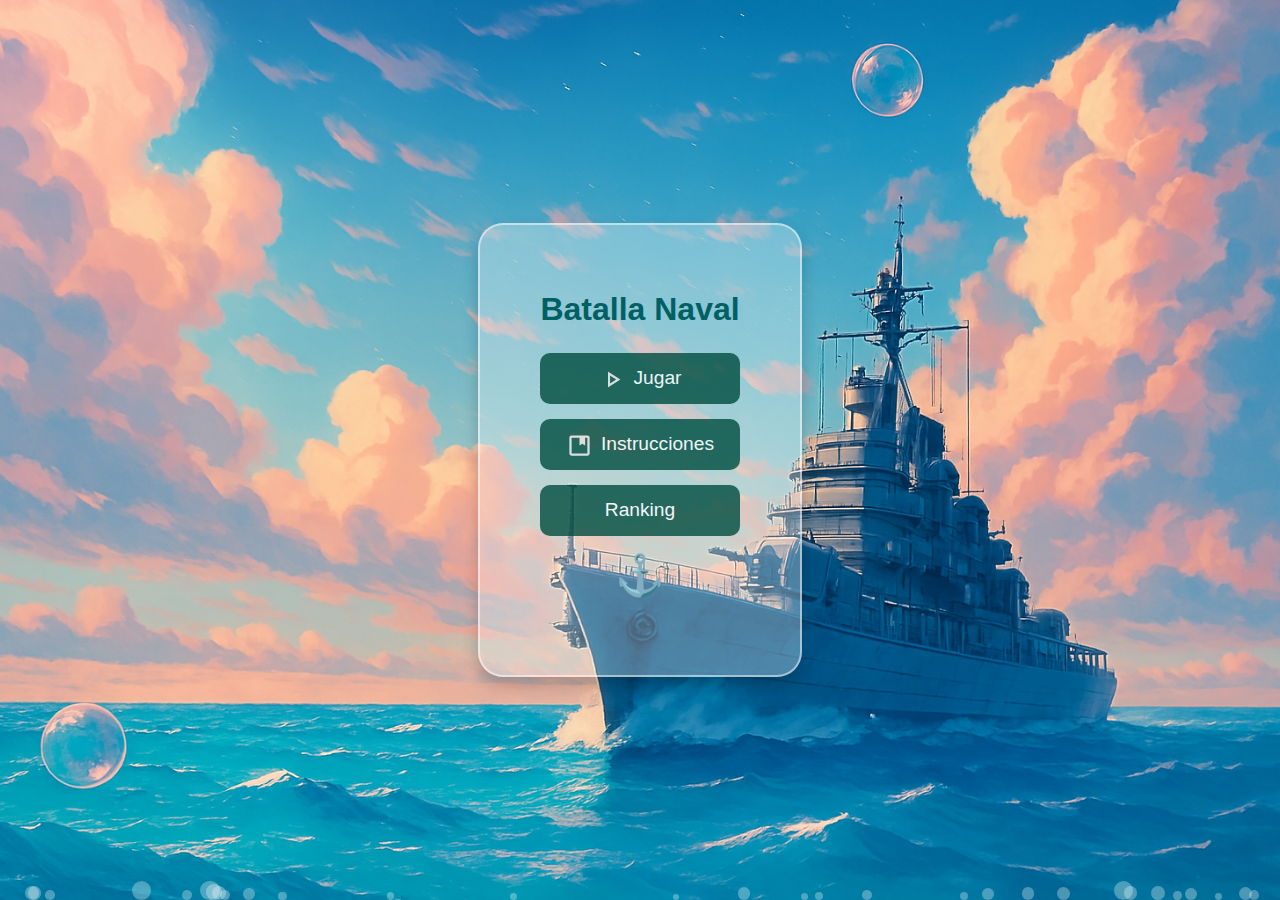
<file: view/index.html>
<!DOCTYPE html>
<html lang="es">
<head>
    <meta charset="UTF-8">
    <meta name="viewport" content="width=device-width, initial-scale=1.0">
    <title>Menú Batalla Naval</title>
    <link rel="stylesheet" href="styles/menu.css">
    <link rel="stylesheet" href="styles/background.css">
    <link rel="icon" type="image/png" href="../assents/a0f7d469f729a332dfa5f8b1ccd60a2a.png">
    <link rel="stylesheet" href="https://cdn.jsdelivr.net/npm/bootstrap@4.6.0/dist/css/bootstrap.min.css">
    <script src="../controller/burbujas.js"></script>
    <script src="https://cdn.jsdelivr.net/npm/jquery@3.5.1/dist/jquery.slim.min.js"></script>
    <script src="https://cdn.jsdelivr.net/npm/bootstrap@4.6.0/dist/js/bootstrap.bundle.min.js"></script>
</head>
<body>
    <div class="burbujas"></div>
    <div class="container d-flex justify-content-center align-items-center h-100">
        <div class="menu-container text-center">
            <div class="menu-title">Batalla Naval</div>
            <ul class="menu-items p-0">
                <li><a href="modoJuego.html" class="btn btn-block"><img class="icons" src="../assents/play_arrow_24dp_E3E3E3_FILL0_wght400_GRAD0_opsz24.png" alt="robot">Jugar</a></li>
                <li><a href="intrucciones.html" class="btn btn-block"><img class="icons" src="../assents/developer_guide_24dp_E3E3E3_FILL0_wght400_GRAD0_opsz24.svg" alt="robot">Instrucciones</a></li>
                <li><a href="ranking.html" class="btn btn-block">Ranking</a></li>
                <li><h1>⚓</h1></li>
            </ul>
        </div>
    </div>
</body>
</html>
</file>
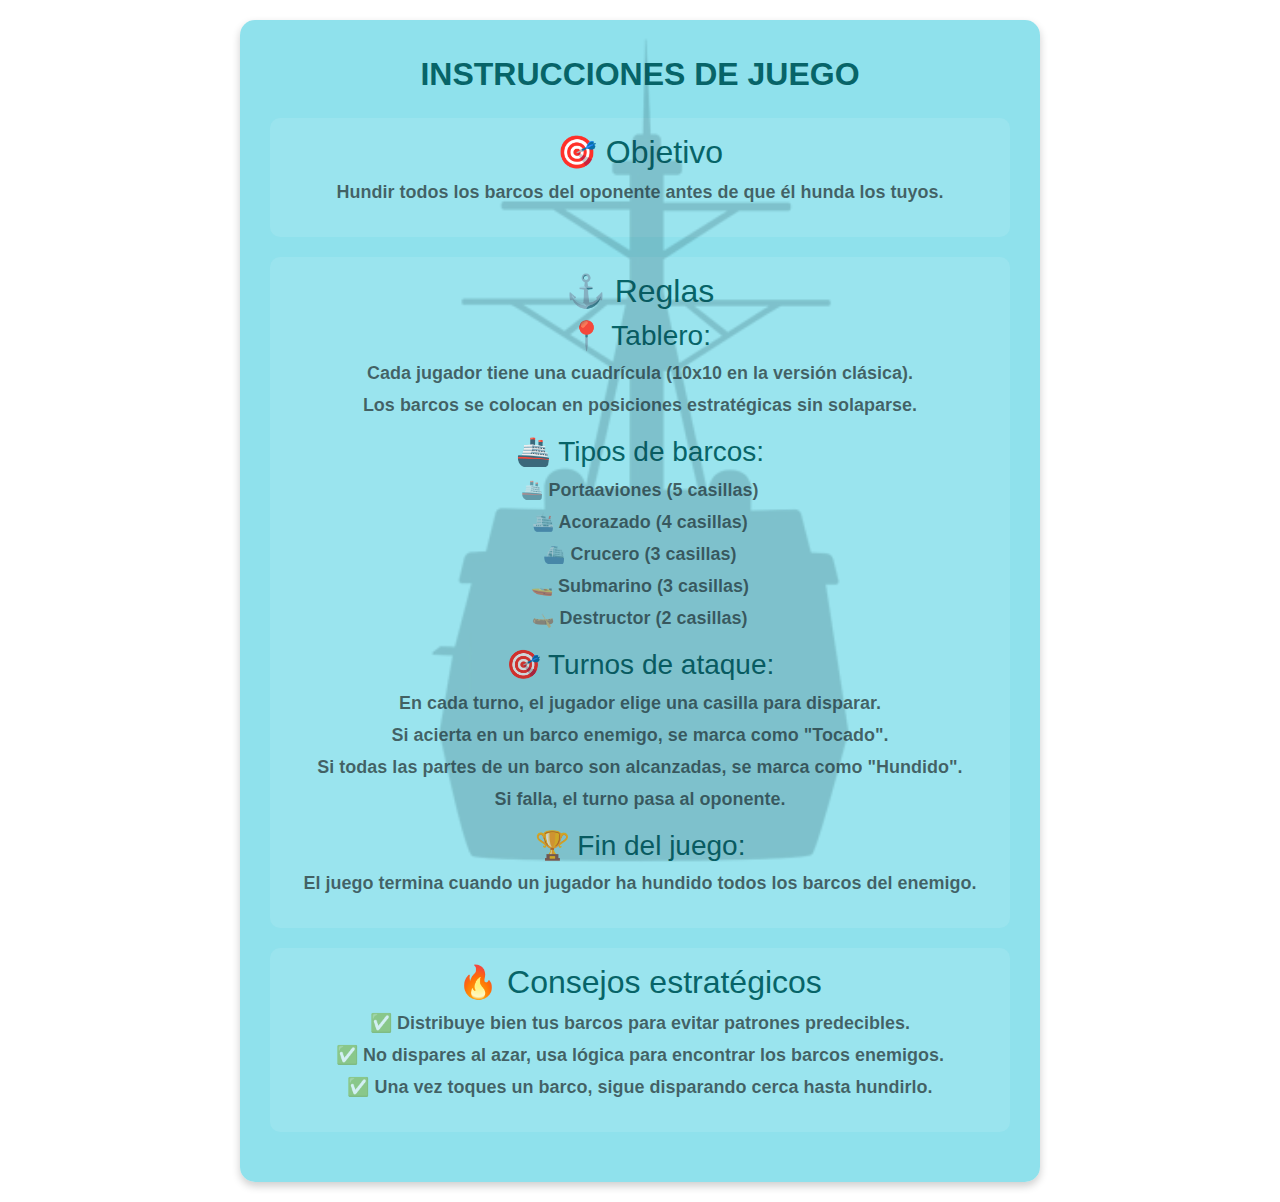
<file: view/intrucciones.html>
<!DOCTYPE html>
<html lang="es">
  <head>
    <meta charset="UTF-8" />
    <meta name="viewport" content="width=device-width, initial-scale=1.0" />
    <title>Menú Batalla Naval</title>
    <link rel="stylesheet" href="styles/intrucciones.css" />
    <link rel="stylesheet" href="styles/background.css" />
    <link
      rel="stylesheet"
      href="https://cdn.jsdelivr.net/npm/bootstrap@4.6.0/dist/css/bootstrap.min.css"
    />
    <script src="https://cdn.jsdelivr.net/npm/jquery@3.5.1/dist/jquery.slim.min.js"></script>
    <script src="https://cdn.jsdelivr.net/npm/bootstrap@4.6.0/dist/js/bootstrap.bundle.min.js"></script>
  </head>
  <body>
    <img
      src="../assents/barcos.webp"
      class="background-ship"
      alt="Barco de fondo"
    />
    <div
      class="container d-flex justify-content-center align-items-center h-100"
    >
      <div class="menu-container text-center">
        <div class="menu-title">INSTRUCCIONES DE JUEGO</div>
        <div class="menu-title">
          <section id="objetivo">
            <h2>🎯 Objetivo</h2>
            <p>Hundir todos los barcos del oponente antes de que él hunda los tuyos.</p>
        </section>
        
        <section id="reglas">
            <h2>⚓ Reglas</h2>
        
            <h3>📍 Tablero:</h3>
            <ul>
                <li>Cada jugador tiene una cuadrícula (10x10 en la versión clásica).</li>
                <li>Los barcos se colocan en posiciones estratégicas sin solaparse.</li>
            </ul>
        
            <h3>🚢 Tipos de barcos:</h3>
            <ul>
                <li>🚢 Portaaviones (5 casillas)</li>
                <li>🛳 Acorazado (4 casillas)</li>
                <li>⛴ Crucero (3 casillas)</li>
                <li>🚤 Submarino (3 casillas)</li>
                <li>🛶 Destructor (2 casillas)</li>
            </ul>
        
            <h3>🎯 Turnos de ataque:</h3>
            <ul>
                <li>En cada turno, el jugador elige una casilla para disparar.</li>
                <li>Si acierta en un barco enemigo, se marca como "Tocado".</li>
                <li>Si todas las partes de un barco son alcanzadas, se marca como "Hundido".</li>
                <li>Si falla, el turno pasa al oponente.</li>
            </ul>
        
            <h3>🏆 Fin del juego:</h3>
            <p>El juego termina cuando un jugador ha hundido todos los barcos del enemigo.</p>
        </section>
        
        <section id="estrategias">
            <h2>🔥 Consejos estratégicos</h2>
            <ul>
                <li>✅ Distribuye bien tus barcos para evitar patrones predecibles.</li>
                <li>✅ No dispares al azar, usa lógica para encontrar los barcos enemigos.</li>
                <li>✅ Una vez toques un barco, sigue disparando cerca hasta hundirlo.</li>
            </ul>
        </section>
        
        </div>

        
      </div>
    </div>
  </body>
</html>
</file>
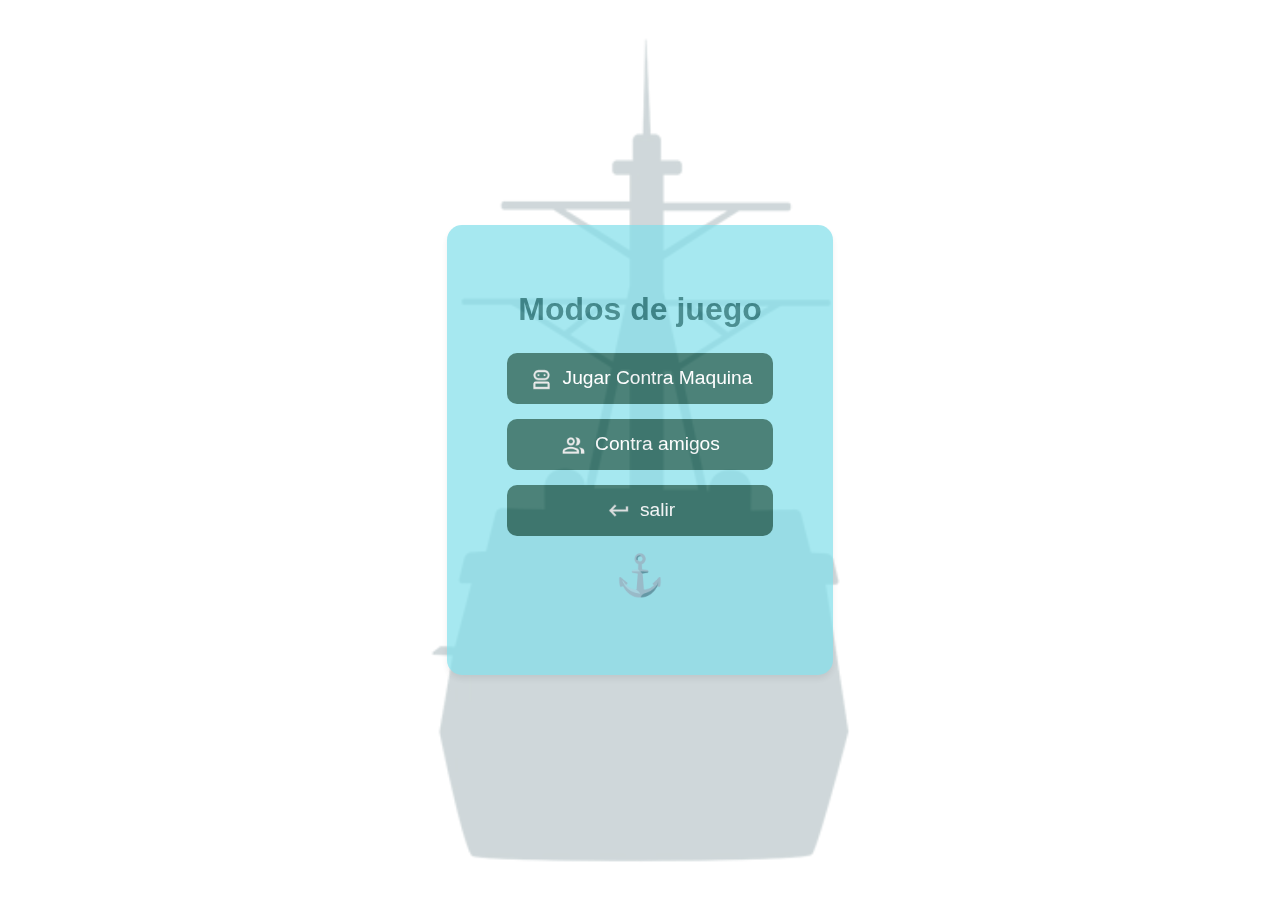
<file: view/juego.html>
<!DOCTYPE html>
<html lang="es">
<head>
    <meta charset="UTF-8">
    <meta name="viewport" content="width=device-width, initial-scale=1.0">
    <title>Modos de juego</title>
    <link rel="icon" type="image/png" href="../assents/a0f7d469f729a332dfa5f8b1ccd60a2a.png">
    <link rel="stylesheet" href="styles/juego.css">
    <link rel="stylesheet" href="styles/background.css">
    <link rel="stylesheet" href="https://cdn.jsdelivr.net/npm/bootstrap@4.6.0/dist/css/bootstrap.min.css">
    <script src="https://cdn.jsdelivr.net/npm/jquery@3.5.1/dist/jquery.slim.min.js"></script>
    <script src="https://cdn.jsdelivr.net/npm/bootstrap@4.6.0/dist/js/bootstrap.bundle.min.js"></script>
</head>
<body>
    <img src="../assents/barcos.webp" class="background-ship" alt="Barco de fondo">
    <div class="container d-flex justify-content-center align-items-center h-100">
        <div class="menu-container text-center">
            <div class="menu-title">Modos de juego</div>
            <ul class="menu-items p-0">
                <li><a href="menuUsuario.html" class="btn btn-block"> <img class="icons" src="../assents/robot_2_16dp_E3E3E3_FILL0_wght400_GRAD0_opsz20.png" alt="robot">Jugar Contra Maquina</a></li>
                <li><a href="#" class="btn btn-block"> <img class="icons" src="../assents/group_18dp_E3E3E3_FILL0_wght400_GRAD0_opsz20.png" alt="group">Contra amigos</a></li>
                <li><a href="index.html" class="btn btn-block"> <img class="icons" src="../assents/keyboard_return_16dp_E3E3E3_FILL0_wght400_GRAD0_opsz20.png" alt="return">salir</a></li>
                <li><h1>⚓</h1></li>
            </ul>
        </div>
    </div>
</body>
</html>
</file>
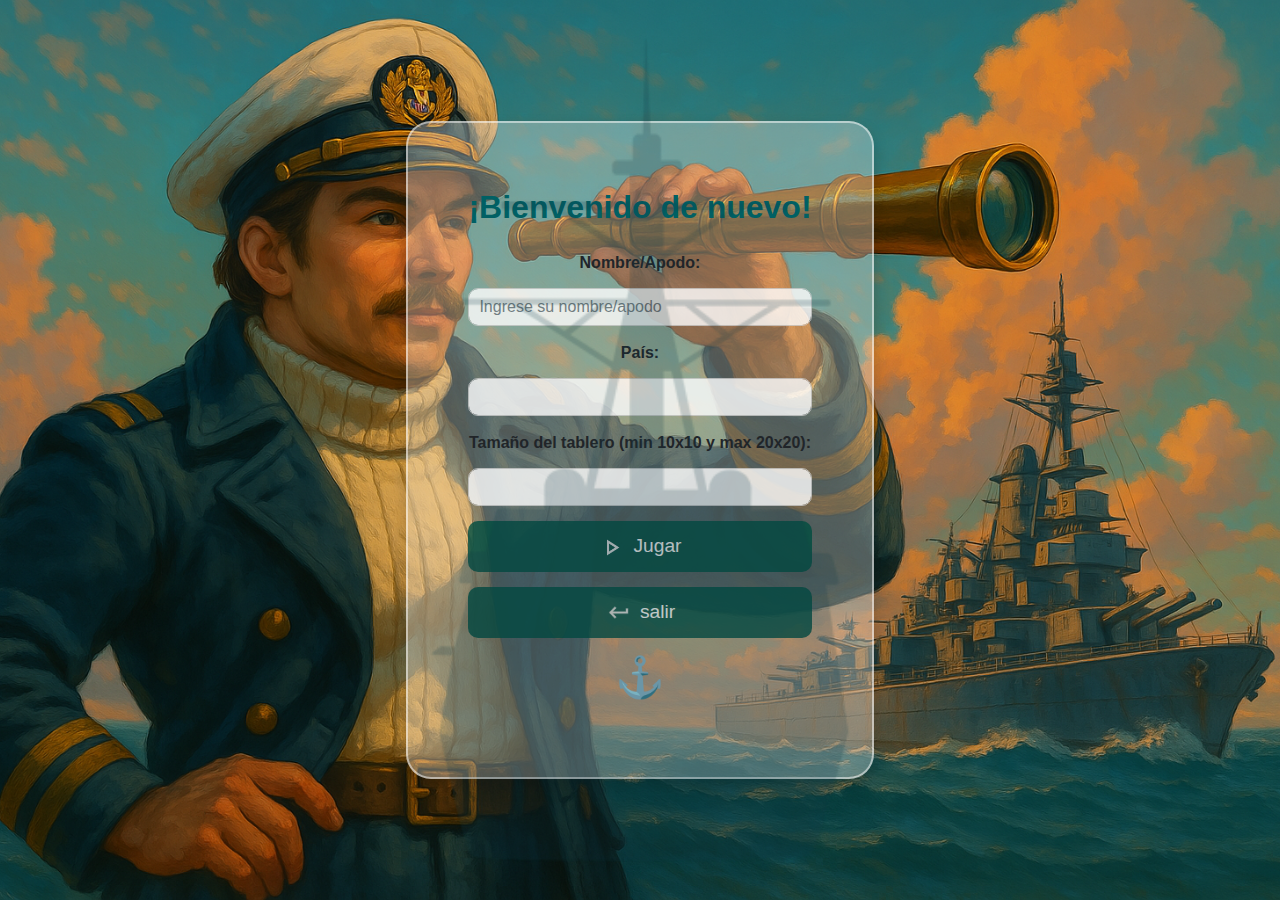
<file: view/menuUsuario.html>
<!DOCTYPE html>
<html lang="es">
<head>
    <meta charset="UTF-8">
    <meta name="viewport" content="width=device-width, initial-scale=1.0">
    <link rel="stylesheet" href="styles/menuUsuario.css">
    <link rel="stylesheet" href="styles/background.css">
    <title>Configuracion</title>
    <link rel="icon" type="image/png" href="../assents/a0f7d469f729a332dfa5f8b1ccd60a2a.png">
    <link rel="stylesheet" href="https://cdn.jsdelivr.net/npm/bootstrap@4.6.0/dist/css/bootstrap.min.css">
    <link rel="stylesheet" href="styles/tamanio.css">
    <script src="https://cdn.jsdelivr.net/npm/jquery@3.5.1/dist/jquery.slim.min.js"></script>
    <script src="https://cdn.jsdelivr.net/npm/bootstrap@4.6.0/dist/js/bootstrap.bundle.min.js"></script>
    <script src="../controller/tamanioTablero.js"></script></script>


</head>
<body>
    <img src="../assents/barcos.webp" class="background-ship" alt="Barco de fondo">
    <div id="selectionModal" class="modal align-items-center">
        <div class="modal-content row">
            <h2>¿Cómo quieres ubicar los barcos?</h2>
            <button id="manualBtn" >Manual</button>
            <button id="autoBtn" >Automático</button>
        </div>
    </div>
    <div class="container d-flex justify-content-center align-items-center h-100">
        <div class="menu-container text-center">
            <div class="menu-title">¡Bienvenido de nuevo!</div>
            <ul class="menu-items p-0">
                <li>
                    <label for="nombre" class="form-label">Nombre/Apodo:</label>
                    <input type="text" id="nombre" class="form-control" placeholder="Ingrese su nombre/apodo">
        
                </li>
                <li>
                    <label for="nacionalidad">País:</label>
                    <input type="text" id="nacionalidad" class="form-control">                
                </li>
                <li>
                    <label for="tamanio">Tamaño del tablero (min 10x10 y max 20x20):</label>
                    <input type="number" id="tamanio" class="form-control">                
                </li>
                <li><a class="btn btn-block" id="jugar"> <img class="icons" src="../assents/play_arrow_24dp_E3E3E3_FILL0_wght400_GRAD0_opsz24.png" alt="return">Jugar</a></li>
                <li><a href="index.html" class="btn btn-block"> <img class="icons" src="../assents/keyboard_return_16dp_E3E3E3_FILL0_wght400_GRAD0_opsz20.png" alt="return">salir</a></li>
                <li><h1>⚓</h1></li>
            </ul>
        </div>
    </div>
</body>
</html>
</file>
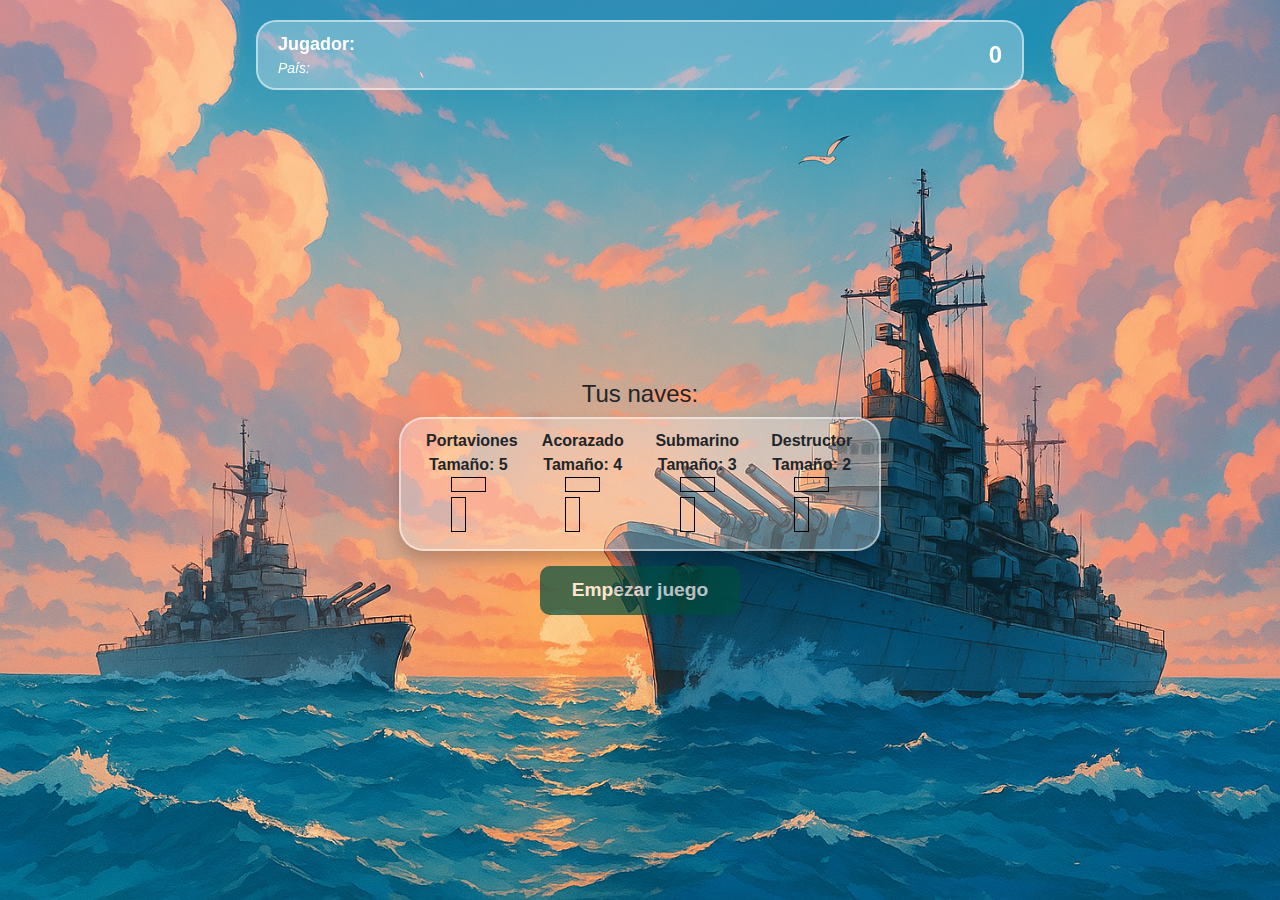
<file: view/modoCmaquina.html>
<!DOCTYPE html>
<html lang="es">
<head>
    <meta charset="UTF-8">
    <meta name="viewport" content="width=device-width, initial-scale=1.0">
    <title>Partida</title>
    <link rel="icon" type="image/png" href="../assents/a0f7d469f729a332dfa5f8b1ccd60a2a.png">
    <link rel="stylesheet" href="styles/tablero.css">
    <link rel="stylesheet" href="styles/efectosClima.css">
    <link rel="stylesheet" href="https://cdn.jsdelivr.net/npm/bootstrap@4.6.0/dist/css/bootstrap.min.css">
    <script src="https://cdn.jsdelivr.net/npm/jquery@3.5.1/dist/jquery.slim.min.js"></script>
    <script src="https://cdn.jsdelivr.net/npm/bootstrap@4.6.0/dist/js/bootstrap.bundle.min.js"></script>
    <audio id="explosion" src="../assents/sonidos/Explosion.mp3" preload="auto"></audio>
    <audio id="agua" src="../assents/sonidos/Agua.mp3" preload="auto"></audio>
    <audio id="sonidoFondo" loop autoplay></audio>
</head>

<body>
    <header>
        <div class="header-content">
            <div class="player-info">
                <span id="player-name">Jugador: </span>
                <span id="player-country">País: </span>
            </div>
            <div class="score-container">
                <span id="player-score">0</span>
            </div>
        </div>
    </header>  
    
    
    <div class="containers">
        <button id="button" class="estrategiaBtn">Otra estrategia</button>

        <div class="row">
            <div class="col-12 col-md-6">
                <div id="board">
                </div>
            </div>
            <div class="col-12 col-md-6">
                <div id="boardAttack">
                </div>
            </div>
        </div>
        <h4>Tus naves:</h4>
        <div id="ships" class="row">
            <div class="col-3 col-md-3"> 
                <div>
                    <span>Portaviones</span></br>
                    <span>Tamaño: 5</span>
                </div>
                <div class="position"></div>
            </div>
            <div class="col-3 col-md-3"> 
                <div>
                    <span>Acorazado</span></br>
                    <span>Tamaño: 4</span>
                </div>
                <div class="position"></div>
            </div>
            <div class="col-3 col-md-3"> 
                <div>
                    <span>Submarino</span></br>
                    <span>Tamaño: 3</span>
                </div>
                <div class="position"></div>
            </div>
            <div class="col-3 col-md-3"> 
                <div>
                    <span>Destructor</span></br>
                    <span>Tamaño: 2</span>
                </div>
                <div class="position"></div>
            </div>           
        </div>
        <div class="row">
            <button id="button" onclick="startGame()">Empezar juego</button>
        </div>
    </div>
    <script src="../controller/AI.js"></script>
    <script src="../controller/seleccion.js"></script>
    <script src="../controller/userInfo.js" type="module"></script>
    <script src="../controller/clima.js" type="module"></script>

    
</body>
</html>
</file>
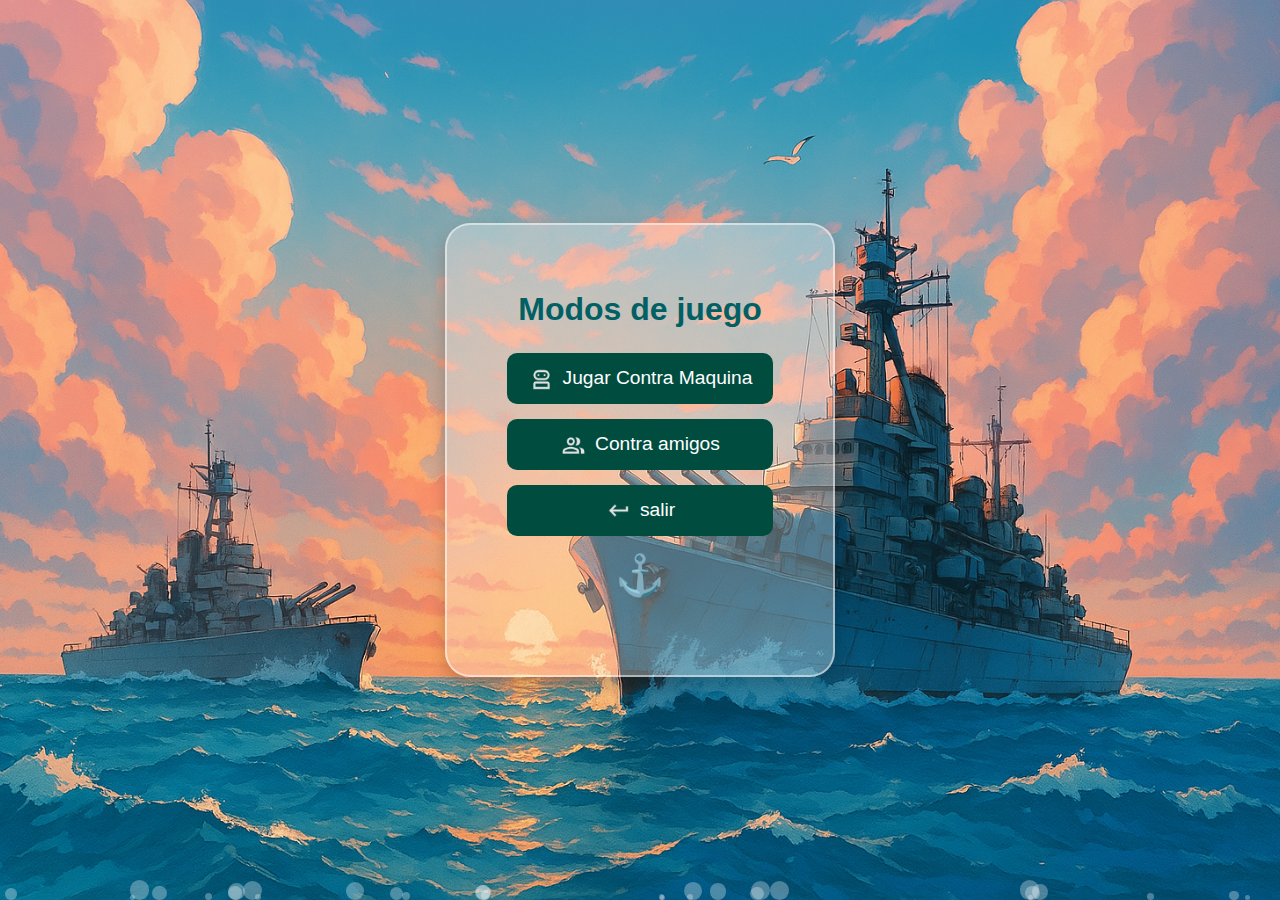
<file: view/modoJuego.html>
<!DOCTYPE html>
<html lang="es">
<head>
    <meta charset="UTF-8">
    <meta name="viewport" content="width=device-width, initial-scale=1.0">
    <title>Modos de juego</title>
    <link rel="icon" type="image/png" href="../assents/a0f7d469f729a332dfa5f8b1ccd60a2a.png">
    <link rel="stylesheet" href="styles/modoJuego.css">
    <link rel="stylesheet" href="styles/background.css">
    <link rel="stylesheet" href="https://cdn.jsdelivr.net/npm/bootstrap@4.6.0/dist/css/bootstrap.min.css">
    <script src="../controller/index.js"></script>
    <script src="https://cdn.jsdelivr.net/npm/jquery@3.5.1/dist/jquery.slim.min.js"></script>
    <script src="https://cdn.jsdelivr.net/npm/bootstrap@4.6.0/dist/js/bootstrap.bundle.min.js"></script>
</head>
<body>
    <div class="burbujas"></div>
    <div class="container d-flex justify-content-center align-items-center h-100">
        <div class="menu-container text-center">
            <div class="menu-title">Modos de juego</div>
            <ul class="menu-items p-0">
                <li><a href="menuUsuario.html" class="btn btn-block"> <img class="icons" src="../assents/robot_2_16dp_E3E3E3_FILL0_wght400_GRAD0_opsz20.png" alt="robot">Jugar Contra Maquina</a></li>
                <li><a href="#" class="btn btn-block"> <img class="icons" src="../assents/group_18dp_E3E3E3_FILL0_wght400_GRAD0_opsz20.png" alt="group">Contra amigos</a></li>
                <li><a href="index.html" class="btn btn-block"> <img class="icons" src="../assents/keyboard_return_16dp_E3E3E3_FILL0_wght400_GRAD0_opsz20.png" alt="return">salir</a></li>
                <li><h1>⚓</h1></li>
            </ul>
        </div>
    </div>
</body>
</html>
</file>
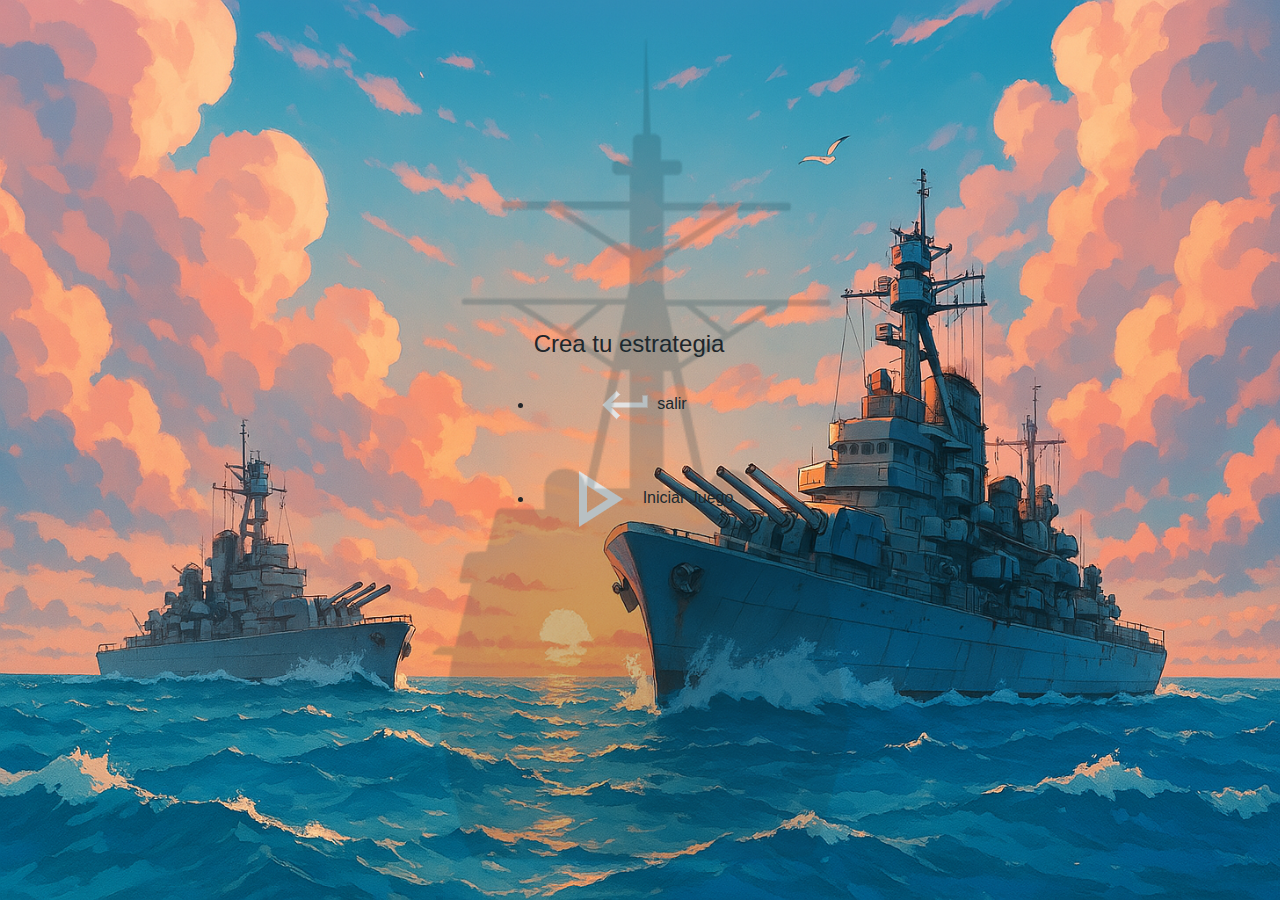
<file: view/tablero.html>
<!DOCTYPE html>
<html lang="es">
<head>
    <meta charset="UTF-8">
    <meta name="viewport" content="width=device-width, initial-scale=1.0">
    <title>Document</title>
    <link rel="icon" type="image/png" href="../assents/a0f7d469f729a332dfa5f8b1ccd60a2a.png">
    <link rel="stylesheet" href="styles/background.css">
    <link rel="stylesheet" href="styles/tablero.css">
    <link rel="stylesheet" href="https://cdn.jsdelivr.net/npm/bootstrap@4.6.0/dist/css/bootstrap.min.css">
    <script src="https://cdn.jsdelivr.net/npm/jquery@3.5.1/dist/jquery.slim.min.js"></script>
    <script src="https://cdn.jsdelivr.net/npm/bootstrap@4.6.0/dist/js/bootstrap.bundle.min.js"></script>
    <script src="../controller/tablero.js"></script></script>


</head>
<body>
    <img src="../assents/barcos.webp" class="background-ship" alt="Barco de fondo"></img>
    <div class="juego">
        <h4 id="mensaje">Crea tu estrategia</h4>
        <div id="tableroContainer"></div>
        <div class="botones">
            <ul class="menu-items p-0">
                <li><a href="index.html" class="btn btn-block"> <img class="icons" src="../assents/keyboard_return_16dp_E3E3E3_FILL0_wght400_GRAD0_opsz20.png" alt="return">salir</a></li>
                <li><a href="#" class="btn btn-block"><img class="icons" src="../assents/play_arrow_24dp_E3E3E3_FILL0_wght400_GRAD0_opsz24.png" alt="robot">Iniciar Juego</a></li>
            </ul>
        </div>
    </div>
</body>
</html>
</file>
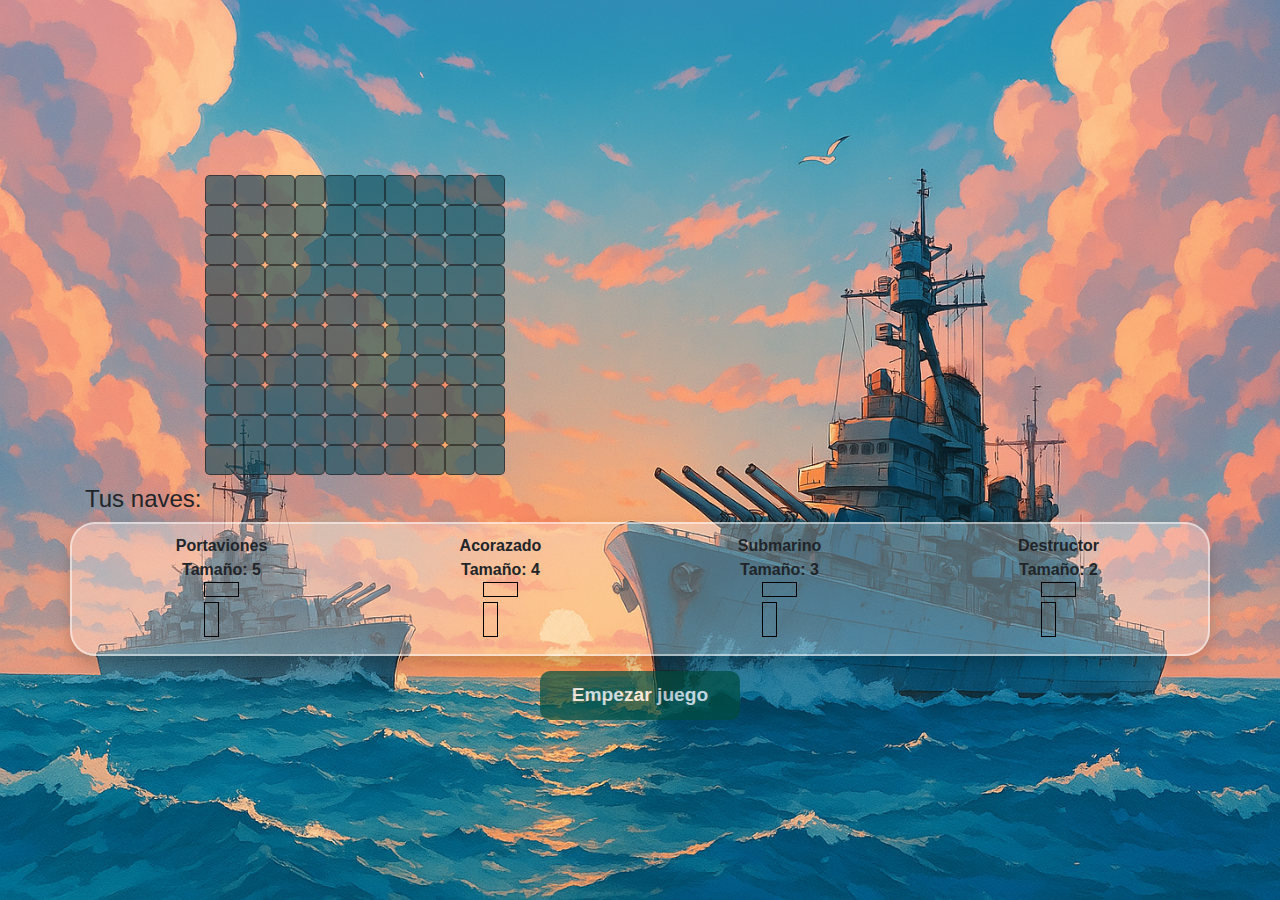
<file: view/tableroAuto.html>
<!DOCTYPE html>
<html lang="es">
<head>
    <meta charset="UTF-8">
    <meta name="viewport" content="width=device-width, initial-scale=1.0">
    <title>Document</title>
    <link rel="icon" type="image/png" href="../assents/a0f7d469f729a332dfa5f8b1ccd60a2a.png">
    <link rel="stylesheet" href="styles/background.css">
    <link rel="stylesheet" href="styles/tablero.css">
    <link rel="stylesheet" href="https://cdn.jsdelivr.net/npm/bootstrap@4.6.0/dist/css/bootstrap.min.css">
    <script src="https://cdn.jsdelivr.net/npm/jquery@3.5.1/dist/jquery.slim.min.js"></script>
    <script src="https://cdn.jsdelivr.net/npm/bootstrap@4.6.0/dist/js/bootstrap.bundle.min.js"></script>
    


</head>
<body>
   
    <div class="container">
        <div class="row">
            <div class="col">
                <div id="board">
                </div>
            </div>
            <div class="col">
                <div id="boardAttack">
                </div>
            </div>
        </div>
        <h4>Tus naves:</h4>
        <div id="ships" class="row">
            <div class="col"> 
                <div>
                    <span>Portaviones</span></br>
                    <span>Tamaño: 5</span>
                </div>
                <div class="position"></div>
            </div>
            <div class="col"> 
                <div>
                    <span>Acorazado</span></br>
                    <span>Tamaño: 4</span>
                </div>
                <div class="position"></div>
            </div>
            <div class="col"> 
                <div>
                    <span>Submarino</span></br>
                    <span>Tamaño: 3</span>
                </div>
                <div class="position"></div>
            </div>
            <div class="col"> 
                <div>
                    <span>Destructor</span></br>
                    <span>Tamaño: 2</span>
                </div>
                <div class="position"></div>
            </div>           
        </div>
        <div class="row">
            <button id="button" onclick="startGame()">Empezar juego</button>
        </div>
    </div>
    <script src="../controller/tableroAuto.js"></script>
</body>
</html>
</file>
<file: view/styles/menu.css>
body {
    background-image: url("../../assents/fondo.png");
    background-size: cover;
    background-position: center;
    background-repeat: no-repeat;
    height: 100vh;
    margin: 0;
}
.menu-container {
    background-color: rgba(255, 255, 255, 0.3);
    border: 2px solid rgba(255, 255, 255, 0.5);
    padding: 60px;
    border-radius: 25px;
    box-shadow: 0 8px 16px rgba(0, 0, 0, 0.2);
    text-align: center;
}

.menu-title {
    font-size: 2em;
    font-weight: bold;
    color: #006064;
    margin-bottom: 20px;
}

.menu-items {
    list-style: none;
    padding: 0;
}

.menu-items li {
    margin: 15px 0;
}

.menu-items a {
    text-decoration: none;
    background-color: #004d40;
    color: white;
    padding: 10px 20px;
    border-radius: 10px;
    font-size: 1.2em;
    transition: background 0.3s;
    opacity: 0.8;
}

.menu-items a:hover {
    background-color: #00838f;
}

.icons {
    width: 27px;
    /* Reduce el tamaño del icono */
    height: 27px;
    margin-right: 8px;
    /* Espacio entre la imagen y el texto */
}
</file>
<file: view/styles/background.css>
body {
    font-family: Arial, sans-serif;
    margin: 0;
    padding: 0;
    display: flex;
    justify-content: center;
    align-items: center;
    min-height: 100vh;
    position: relative;
}

.background-ship {
    position:fixed;
    top: 50%;
    left: 50%;
    transform: translate(-50%, -50%);
    width: 70%;
    max-width: 1000px;
    opacity: 0.2;
    z-index: 5;
}

.burbujas {
    position: fixed;
    bottom: 0;
    background: rgba(255, 255, 255, 0.3);
    border-radius: 50%;
    animation: subir 5s linear infinite;
    pointer-events: none;
    z-index: 10;
}

@keyframes subir {
    0% {
        transform: translateY(0);
        opacity: 1;
    }

    100% {
        transform: translateY(-100vh);
        opacity: 0;
    }
}
</file>
<file: view/styles/intrucciones.css>
.menu-container {
    background-color: rgba(128, 222, 234, 0.9);
    padding: 30px;
    border-radius: 15px;
    box-shadow: 0 4px 8px rgba(0, 0, 0, 0.2);
    max-width: 800px;
    width: 80%;
    margin: 20px 0;
    opacity: 0.97;
}

h2, h3 {
    color: #006064;
}

p {
    font-size: large;
    line-height: 1.5;
    color: #00000098;
}

section {
    margin-bottom: 20px;
    padding: 15px;
    background: rgba(255, 255, 255, 0.1);
    border-radius: 10px;
}

ul {
    list-style: none;
    padding: 0;
}

ul li {
  
    margin: 5px 0;
    border-radius: 8px;
    color: #00000098;
    font-size: large;
}


.menu-title {
    font-size: 2em;
    font-weight: bold;
    color: #006064;
    margin-bottom: 20px;
}
</file>
<file: view/styles/juego.css>
.menu-container {
    background-color: #80deea;
    padding: 60px;
    border-radius: 15px;
    box-shadow: 0px 4px 6px rgba(0, 0, 0, 0.1);
    text-align: center;
    z-index: 10;
    opacity: 0.7;
}

.menu-title {
    font-size: 2em;
    font-weight: bold;
    color: #006064;
    margin-bottom: 20px;
}

.menu-items {
    list-style: none;
    padding: 0;
}

.menu-items li {
    margin: 15px 0;
}

.menu-items a {
    text-decoration: none;
    background-color: #004d40;
    color: white;
    padding: 10px 20px;
    border-radius: 10px;
    font-size: 1.2em;
    transition: background 0.3s;
    display: block;
}

.menu-items a:hover {
    background-color: #00838f;
}

.icons{
    width: 27px; /* Reduce el tamaño del icono */
    height: 27px;
    margin-right: 8px; /* Espacio entre la imagen y el texto */
}
</file>
<file: view/styles/menuUsuario.css>
body {
    background-image: url("../../assents/fondoUsuario.png");
    background-size: cover;
    background-position: center;
    background-repeat: no-repeat;
    margin: 0;
}

.menu-container {
    background-color: rgba(255, 255, 255, 0.3);
    border: 2px solid rgba(255, 255, 255, 0.5);
    padding: 60px;
    border-radius: 25px;
    box-shadow: 0 8px 16px rgba(0, 0, 0, 0.2);
    text-align: center;
}

.menu-title {
    font-size: 2em;
    font-weight: bold;
    color: #006064;
    margin-bottom: 20px;
}

.menu-items {
    list-style: none;
    padding: 0;
}

.menu-items li {
    margin: 15px 0;
}

.menu-items a {
    text-decoration: none;
    background-color: #004d40;
    color: white;
    padding: 10px 20px;
    border-radius: 10px;
    font-size: 1.2em;
    transition: background 0.3s;
    display: block;
    opacity: 0.8; 
}

.menu-items a:hover {
    background-color: #0a6e77;
    opacity: 1;
}

.icons{
    width: 27px; /* Reduce el tamaño del icono */
    height: 27px;
    margin-right: 8px; /* Espacio entre la imagen y el texto */
}

label{
    font-size: 1em;
    font-weight: bold;
}

#tamanio,#nacionalidad,#cityName,#nombre{
    width: 100%;
    padding: 10px;
    margin: 5px 0;
    border: 1px solid #ccc;
    border-radius: 10px;
    opacity: 0.8;
}
</file>
<file: view/styles/tamanio.css>
.modal { 
    display: none; 
   
    top: 0; left: 0; 
    width: 100%; 
    height: 100%; 
    background: rgba(0, 0, 0, 0.5); 
    position: flex;
    flex-wrap: wrap;
    align-items: center; 
    justify-content: center; 
    z-index: 20;
}
.modal-content { 
    background: white;
    width: 400px; 
    padding: 10px; 
    text-align: center; 
    border-radius: 10px; 
    box-shadow: 0 0 10px rgba(0, 0, 0, 0.3); 
}
button { 
    margin: 10px; 
    padding: 10px 20px; 
    font-size: 16px; 
    cursor: pointer; 
}
</file>
<file: view/styles/tablero.css>
#board, #boardAttack{
    display: grid;
    align-items: center;
    justify-content: center;
    width: max-content; 
    margin: auto;
    padding: 10px;
}
#boardAttack .grid {
    cursor: url(../../assents/cursor_32.png) 16 16, crosshair;
}

.board-wrapper {
    display: flex;
    justify-content: center;
    align-items: center;
    width: 100%;
}

.row {
    display: flex;
    flex-wrap: wrap; /* Permite que los elementos se ajusten en pantallas pequeñas */
    justify-content: center; /* Centra los tableros */
    align-items: center;
}
.myRow{
    display: flex;
    width: auto;
    height: auto;
}
.grid{
    width: 30px;
    height: 30px;
    border: 0.1px solid rgba(15, 6, 6, 0.473);
    display: inline-block;
    align-items: center;
    justify-content: center;
    cursor: pointer;
    transition: background-color 0.3s;
    background-color: rgba(18, 76, 90, 0.623);
    border-radius: 5px;

}
.position{
    display: inline-block;
}

.horizontal{
    width: 35px;
    height: 15px;
    border: black 0.5px solid;
}
.vertical{
    width: 15px;
    height: 35px;
    border: black 0.5px solid;
    margin-top: 5px;
}

#ships{
    background-color: rgba(255, 255, 255, 0.3);
    border: 2px solid rgba(255, 255, 255, 0.5);
    padding: 10px;
    border-radius: 25px;
    box-shadow: 0 8px 16px rgba(0, 0, 0, 0.2);
    text-align: center;
    font-size: 1em;
    font-weight: bold;
}


.ship-2 { 
    background-color: #3357FF ; 
}
.ship-3 { 
    background-color: #FF33A8 ; 
}
.ship-4 { 
    background-color: #e0ef10 ; 
}
.ship-5 { 
    background-color: #8e08ac ; 
}
.hit{
    background-color: red !important;
}

.hit-2{
    background-color: rgb(209, 231, 19) !important;
}
.hit-3{
    background-color: rgb(0, 157, 255) !important;
}
.hit-4{
    background-color: rgb(255, 38, 0) !important;
}
.hit-5{
    background-color: rgb(153, 9, 214) !important;
}
.miss{
    background-color: gray;
}

@media (max-width: 750px) {
    .grid {
        width: 25px;
        height: 25px;
    }
}
#button{
    font-weight: bold;
    margin-bottom: 20px;
    background-color: #004d40;
    border: none;
    color: white;
    padding: 10px 20px;
    border-radius: 10px;
    font-size: 1.2em;
    display: block;
    margin: 15px 0;
    opacity: 0.7;
    width: 200px;
}
#button:hover{
    background-color: #0a6e77;
    opacity: 1;
}

.containers {
    padding: 70px 0 0 0; /* Espacio para el navbar */
    display: flex;
    justify-content: center;
    align-items: center;
    flex-direction: column;
    margin-top: 20px;
}


header {
    position: fixed; 
    top: 20px; 
    left: 50%; 
    transform: translateX(-50%); 
    width: 60%; 
    height: 70px;
    background-color: rgba(255, 255, 255, 0.3);
    border: 2px solid rgba(255, 255, 255, 0.5);
    padding: 60px;
    color: rgb(255, 255, 255); 
    padding: 10px 20px; 
    z-index: 1000; 
    border-radius: 20px;
}

.header-content {
    display: flex;
    justify-content: space-between;
    align-items: center;
    height: 100%;
}

.player-info {
    display: flex;
    flex-direction: column;
    align-items: flex-start;
    font-size: 16px;
}

#player-name {
    font-weight: bold;
    font-size: 18px;
}

#player-country {
    font-style: italic;
    font-size: 14px;
}

.score-container {
    font-size: 24px;
    font-weight: bold;
}


body {
    font-family: Arial, sans-serif;
    background: linear-gradient(to bottom, #0183a3, #02969b, #05c4dd);
    margin: 0;
    padding: 0;
    display: flex;
    justify-content: center;
    align-items: center;
    min-height: 100vh;
    position: relative;
    background-image: url('../../assents/fondoModoJuego.png');
    background-size: cover;
    color: white;
}

body.lluvia-ligera {
    background-image: url('../../assents/lluvia.png');
    background-size: cover;
    color: white;
}

body.tormenta {
    background-image: url('../../assents/tormenta.png');
    background-size: cover;
    color: white;
}

body.nublado {
    background-image: url('../../assents/nublado.png');
    background-size: cover;
    color: white;
}

body.despejado {
    background-image: url('../../assents/despejado.png');
    background-size: cover;
    color: white;
}
body.sol {
    background-image: url('../../assents/soleado.png');
    background-size: cover;
    background-position: center;
    background-repeat: no-repeat;
    margin: 0;
}
</file>
<file: view/styles/efectosClima.css>
body.lluvia-ligera {
    background-image: url('../../assents/lluvia.gif');
    background-size: cover;
    color: white;
}

body.tormenta {
    background-image: url('../../assents/lluviaTrueno.gif');
    background-size: cover;
    color: white;
}

body.nublado {
    background-image: url('../../assents/nublado.gif');
    background-size: cover;
    color: white;
}

body.sol {
    background-image: url('../../assents/soleado.gif');
    background-size: cover;
    color: black;
}
</file>
<file: view/styles/modoJuego.css>
body {
    background-image: url("../../assents/fondoModoJuego.png");
    background-size: cover;
    background-position: center;
    background-repeat: no-repeat;
    height: 100vh;
    margin: 0;
}

.menu-container {
    background-color: rgba(255, 255, 255, 0.3);
    border: 2px solid rgba(255, 255, 255, 0.5);
    padding: 60px;
    border-radius: 25px;
    box-shadow: 0 8px 16px rgba(0, 0, 0, 0.2);
    text-align: center;
}

.menu-title {
    font-size: 2em;
    font-weight: bold;
    color: #006064;
    margin-bottom: 20px;
}

.menu-items {
    list-style: none;
    padding: 0;
}

.menu-items li {
    margin: 15px 0;
}

.menu-items a {
    text-decoration: none;
    background-color: #004d40;
    color: white;
    padding: 10px 20px;
    border-radius: 10px;
    font-size: 1.2em;
    transition: background 0.3s;
    display: block;
}

.menu-items a:hover {
    background-color: #00838f;
}

.icons{
    width: 27px; /* Reduce el tamaño del icono */
    height: 27px;
    margin-right: 8px; /* Espacio entre la imagen y el texto */
}
</file>
